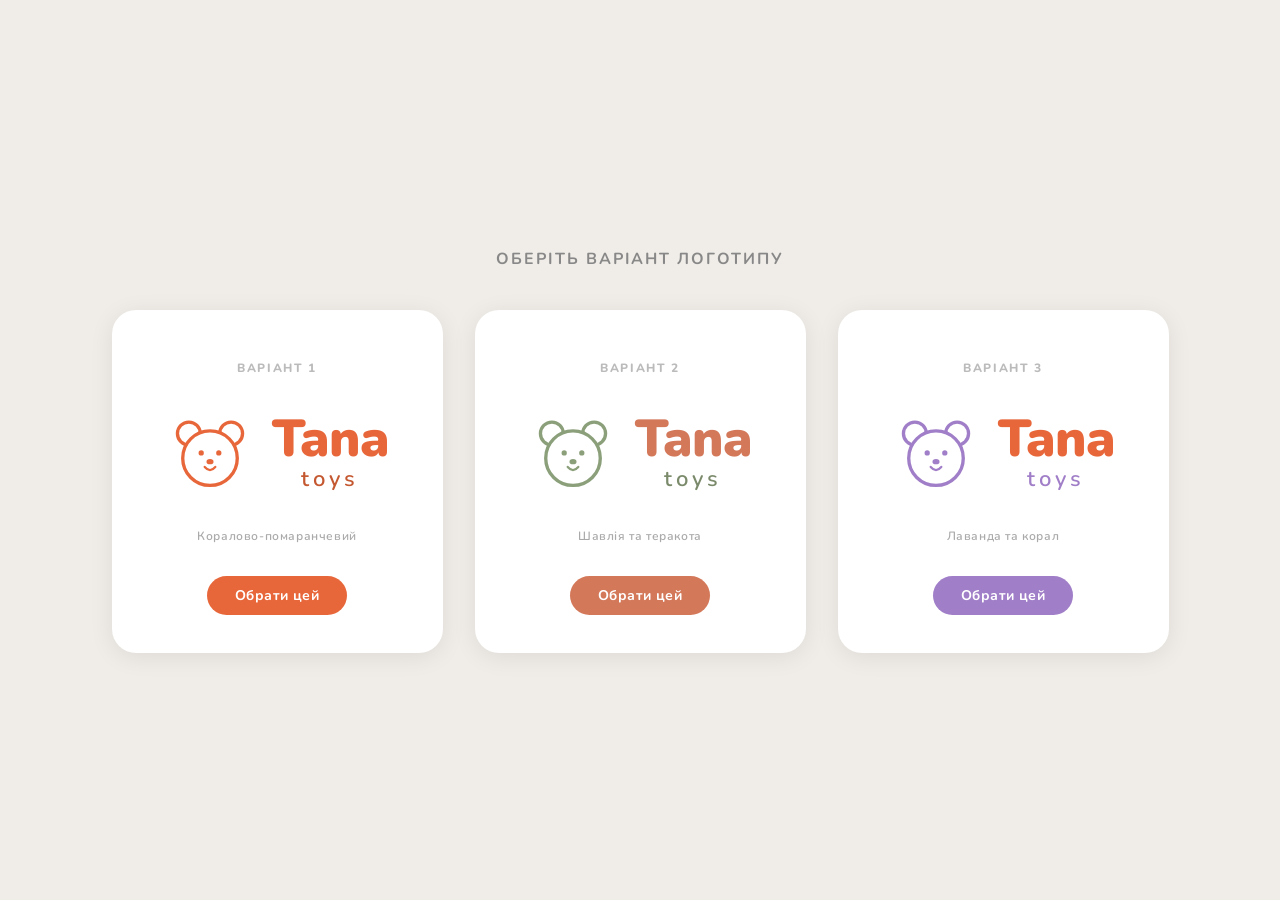
<file: logo-variants.html>
<!DOCTYPE html>
<html lang="uk">
<head>
    <meta charset="UTF-8">
    <meta name="viewport" content="width=device-width, initial-scale=1.0">
    <title>Tana Toys — Варіанти логотипу</title>
    <link href="https://fonts.googleapis.com/css2?family=Nunito:wght@400;600;700;800;900&display=swap" rel="stylesheet">
    <style>
        * { box-sizing: border-box; margin: 0; padding: 0; }

        body {
            font-family: 'Nunito', sans-serif;
            background: #f0ede8;
            min-height: 100vh;
            display: flex;
            flex-direction: column;
            align-items: center;
            justify-content: center;
            padding: 48px 20px;
            gap: 40px;
        }

        h1 {
            font-size: 16px;
            font-weight: 700;
            color: #888;
            letter-spacing: 0.12em;
            text-transform: uppercase;
        }

        .variants {
            display: flex;
            gap: 32px;
            flex-wrap: wrap;
            justify-content: center;
        }

        .variant-card {
            background: white;
            border-radius: 24px;
            padding: 48px 52px 36px;
            box-shadow: 0 4px 24px rgba(0,0,0,0.08);
            display: flex;
            flex-direction: column;
            align-items: center;
            gap: 32px;
            min-width: 300px;
            transition: transform 0.2s, box-shadow 0.2s;
            cursor: pointer;
            border: 2.5px solid transparent;
        }
        .variant-card:hover {
            transform: translateY(-6px);
            box-shadow: 0 12px 40px rgba(0,0,0,0.13);
        }

        .variant-num {
            font-size: 12px;
            font-weight: 800;
            letter-spacing: 0.14em;
            text-transform: uppercase;
            color: #bbb;
        }

        .logo-wrap {
            display: flex;
            align-items: center;
            gap: 18px;
        }

        .logo-text {
            display: flex;
            flex-direction: column;
            gap: 0px;
            line-height: 1.05;
        }

        .logo-tana {
            font-size: 52px;
            font-weight: 900;
            letter-spacing: -1px;
        }

        .logo-toys {
            font-size: 22px;
            font-weight: 600;
            letter-spacing: 4px;
            text-align: center;
            margin-top: 2px;
        }

        .choose-btn {
            padding: 10px 28px;
            border-radius: 100px;
            border: none;
            font-family: 'Nunito', sans-serif;
            font-size: 14px;
            font-weight: 700;
            cursor: pointer;
            transition: all 0.2s;
            letter-spacing: 0.03em;
        }
        .choose-btn:hover {
            transform: scale(1.05);
            opacity: 0.9;
        }

        /* Variant descriptions */
        .variant-desc {
            font-size: 12px;
            color: #aaa;
            font-weight: 600;
            text-align: center;
            letter-spacing: 0.05em;
        }
    </style>
</head>
<body>

    <h1>Оберіть варіант логотипу</h1>

    <div class="variants">

        <!-- ===== VARIANT 1 — Coral & Warm Brown ===== -->
        <div class="variant-card">
            <span class="variant-num">Варіант 1</span>
            <div class="logo-wrap">
                <!-- Bear SVG — coral orange -->
                <svg width="88" height="88" viewBox="0 0 100 100" fill="none" xmlns="http://www.w3.org/2000/svg">
                    <!-- Left ear -->
                    <circle cx="26" cy="29" r="13" stroke="#E8673A" stroke-width="3.8" fill="white"/>
                    <!-- Right ear -->
                    <circle cx="74" cy="29" r="13" stroke="#E8673A" stroke-width="3.8" fill="white"/>
                    <!-- Head -->
                    <circle cx="50" cy="57" r="31" stroke="#E8673A" stroke-width="3.8" fill="white"/>
                    <!-- Left eye -->
                    <circle cx="40" cy="51" r="3" fill="#E8673A"/>
                    <!-- Right eye -->
                    <circle cx="60" cy="51" r="3" fill="#E8673A"/>
                    <!-- Nose -->
                    <ellipse cx="50" cy="61" rx="4" ry="3" fill="#E8673A"/>
                    <!-- Smile -->
                    <path d="M44 67 Q50 74 56 67" stroke="#E8673A" stroke-width="2.6" stroke-linecap="round" fill="none"/>
                </svg>
                <div class="logo-text">
                    <span class="logo-tana" style="color:#E8673A">Tana</span>
                    <span class="logo-toys" style="color:#C45830">toys</span>
                </div>
            </div>
            <span class="variant-desc">Коралово-помаранчевий</span>
            <button class="choose-btn" style="background:#E8673A;color:white">Обрати цей</button>
        </div>

        <!-- ===== VARIANT 2 — Sage Green & Terracotta (natural/earthy) ===== -->
        <div class="variant-card">
            <span class="variant-num">Варіант 2</span>
            <div class="logo-wrap">
                <!-- Bear SVG — sage green -->
                <svg width="88" height="88" viewBox="0 0 100 100" fill="none" xmlns="http://www.w3.org/2000/svg">
                    <!-- Left ear -->
                    <circle cx="26" cy="29" r="13" stroke="#8BA07A" stroke-width="3.8" fill="white"/>
                    <!-- Right ear -->
                    <circle cx="74" cy="29" r="13" stroke="#8BA07A" stroke-width="3.8" fill="white"/>
                    <!-- Head -->
                    <circle cx="50" cy="57" r="31" stroke="#8BA07A" stroke-width="3.8" fill="white"/>
                    <!-- Left eye -->
                    <circle cx="40" cy="51" r="3" fill="#8BA07A"/>
                    <!-- Right eye -->
                    <circle cx="60" cy="51" r="3" fill="#8BA07A"/>
                    <!-- Nose -->
                    <ellipse cx="50" cy="61" rx="4" ry="3" fill="#8BA07A"/>
                    <!-- Smile -->
                    <path d="M44 67 Q50 74 56 67" stroke="#8BA07A" stroke-width="2.6" stroke-linecap="round" fill="none"/>
                </svg>
                <div class="logo-text">
                    <span class="logo-tana" style="color:#D4785A">Tana</span>
                    <span class="logo-toys" style="color:#7A8A6A">toys</span>
                </div>
            </div>
            <span class="variant-desc">Шавлія та теракота</span>
            <button class="choose-btn" style="background:#D4785A;color:white">Обрати цей</button>
        </div>

        <!-- ===== VARIANT 3 — Lavender & Coral ===== -->
        <div class="variant-card">
            <span class="variant-num">Варіант 3</span>
            <div class="logo-wrap">
                <!-- Bear SVG — lavender purple -->
                <svg width="88" height="88" viewBox="0 0 100 100" fill="none" xmlns="http://www.w3.org/2000/svg">
                    <!-- Left ear -->
                    <circle cx="26" cy="29" r="13" stroke="#A07EC8" stroke-width="3.8" fill="white"/>
                    <!-- Right ear -->
                    <circle cx="74" cy="29" r="13" stroke="#A07EC8" stroke-width="3.8" fill="white"/>
                    <!-- Head -->
                    <circle cx="50" cy="57" r="31" stroke="#A07EC8" stroke-width="3.8" fill="white"/>
                    <!-- Left eye -->
                    <circle cx="40" cy="51" r="3" fill="#A07EC8"/>
                    <!-- Right eye -->
                    <circle cx="60" cy="51" r="3" fill="#A07EC8"/>
                    <!-- Nose -->
                    <ellipse cx="50" cy="61" rx="4" ry="3" fill="#A07EC8"/>
                    <!-- Smile -->
                    <path d="M44 67 Q50 74 56 67" stroke="#A07EC8" stroke-width="2.6" stroke-linecap="round" fill="none"/>
                </svg>
                <div class="logo-text">
                    <span class="logo-tana" style="color:#E8673A">Tana</span>
                    <span class="logo-toys" style="color:#A07EC8">toys</span>
                </div>
            </div>
            <span class="variant-desc">Лаванда та корал</span>
            <button class="choose-btn" style="background:#A07EC8;color:white">Обрати цей</button>
        </div>

    </div>

    <script>
        document.querySelectorAll('.choose-btn').forEach(btn => {
            btn.addEventListener('click', () => {
                document.querySelectorAll('.variant-card').forEach(c => {
                    c.style.border = '2.5px solid transparent';
                });
                const card = btn.closest('.variant-card');
                const color = btn.style.background;
                card.style.border = `2.5px solid ${color}`;
                btn.textContent = '✓ Обрано';
            });
        });
    </script>

</body>
</html>
</file>
